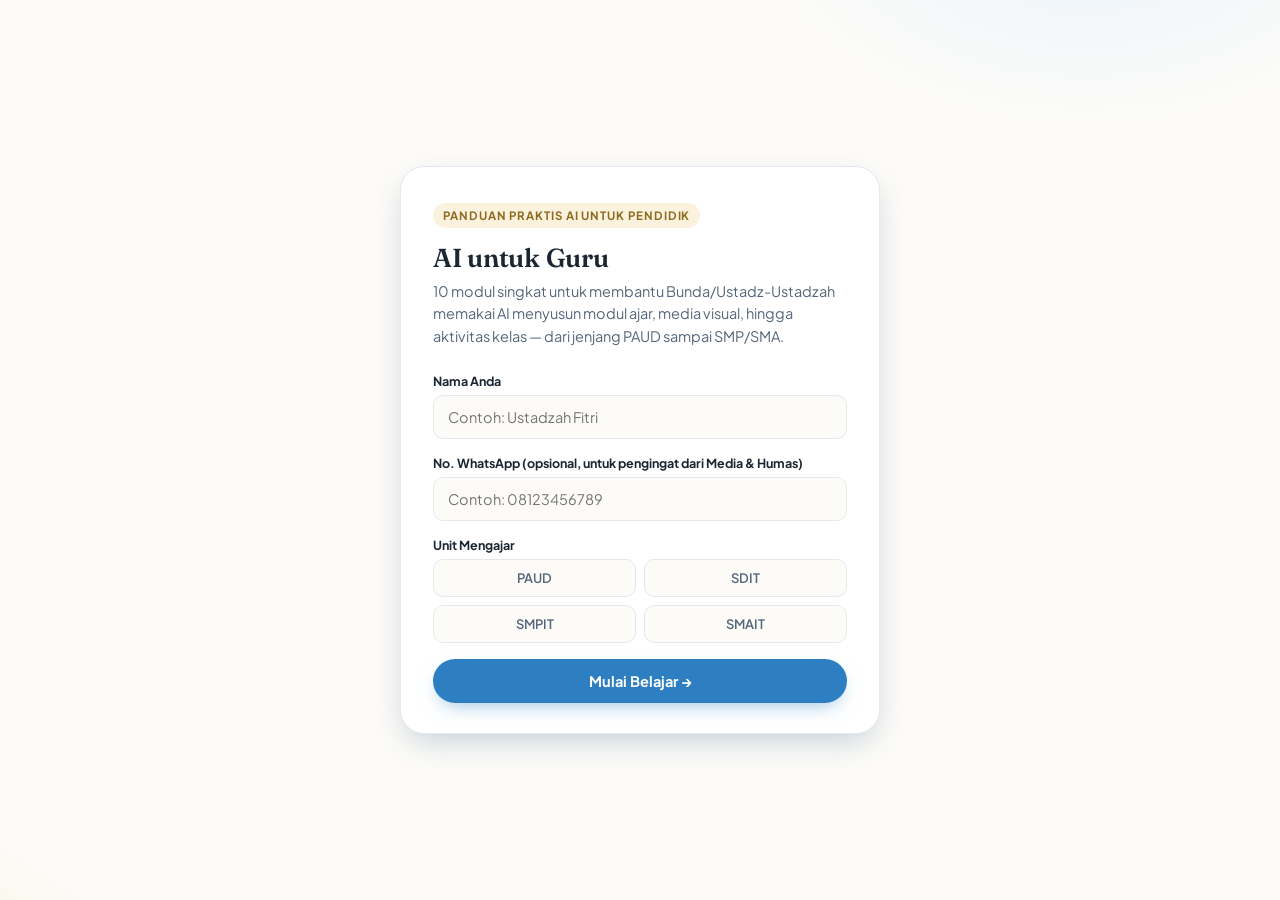
<file: index.html>
<!DOCTYPE html>
<html lang="id">
<head>
<meta charset="UTF-8">
<meta name="viewport" content="width=device-width, initial-scale=1.0">
<title>AI untuk Guru — Yayasan Ar-Rahmah Sulawesi</title>
<meta name="description" content="LMS internal: 10 modul praktis memakai AI untuk menyusun modul ajar, media visual, dan aktivitas kelas, dari jenjang PAUD sampai SMP/SMA.">
<link rel="stylesheet" href="style.css">
</head>
<body>
  <div id="app">
    <div class="empty-state">
      <div class="empty-state__icon">📘</div>
      Memuat…
    </div>
  </div>

  <script src="config.js"></script>
  <script src="modules-data.js"></script>
  <script src="app.js"></script>
</body>
</html>
</file>
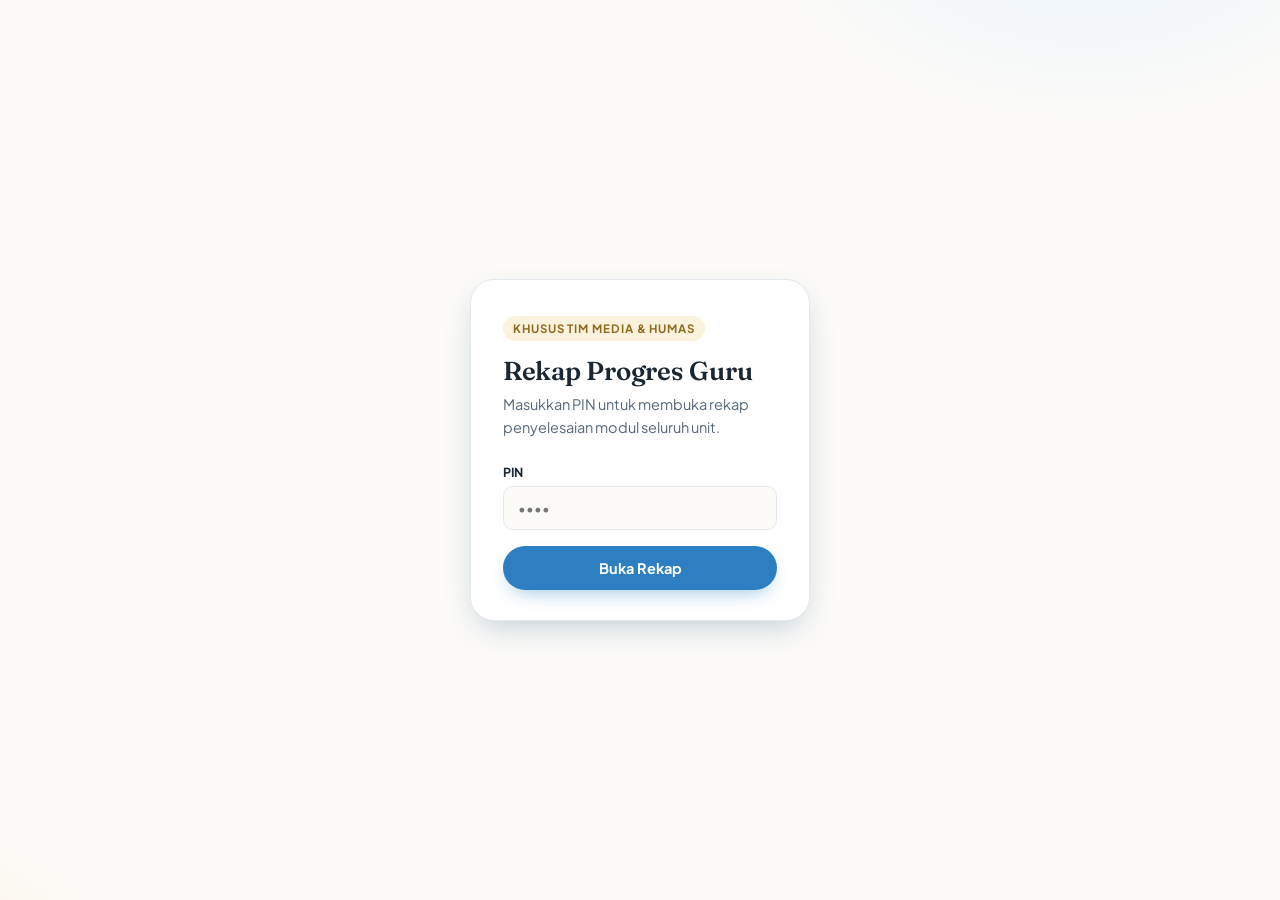
<file: admin.html>
<!DOCTYPE html>
<html lang="id">
<head>
<meta charset="UTF-8">
<meta name="viewport" content="width=device-width, initial-scale=1.0">
<title>Rekap Progres — AI untuk Guru</title>
<link rel="stylesheet" href="style.css">
</head>
<body>
  <div id="admin-app"></div>

  <script src="config.js"></script>
  <script src="modules-data.js"></script>
  <script>
  const UNIT_LABEL = { paud:"PAUD", sdit:"SDIT", smpit:"SMPIT", smait:"SMAIT" };
  const UNITS = Object.keys(UNIT_LABEL);
  const root = document.getElementById("admin-app");

  /* ---------------------------------------------------------
     Helper kecil (sama pola dengan app.js)
     --------------------------------------------------------- */
  function el(tag, attrs = {}, children = []){
    const node = document.createElement(tag);
    Object.entries(attrs).forEach(([k,v]) => {
      if(k === "class") node.className = v;
      else if(k.startsWith("on") && typeof v === "function") node.addEventListener(k.slice(2), v);
      else node.setAttribute(k, v);
    });
    (Array.isArray(children) ? children : [children]).forEach(c => {
      if(c === null || c === undefined) return;
      node.appendChild(typeof c === "string" ? document.createTextNode(c) : c);
    });
    return node;
  }

  function toastMsg(msg){
    let t = document.getElementById("admin-toast");
    if(!t){ t = el("div", { id:"admin-toast", class:"toast" }); document.body.appendChild(t); }
    t.textContent = msg;
    t.classList.add("toast--show");
    clearTimeout(t._timer);
    t._timer = setTimeout(() => t.classList.remove("toast--show"), 2600);
  }

  // Normalisasi nomor Indonesia jadi format wa.me (62xxxxxxxxxx)
  function normalizeWa(num){
    let n = (num || "").toString().replace(/[^\d+]/g, "");
    if(!n) return "";
    if(n.startsWith("+62")) n = n.slice(1);
    else if(n.startsWith("0")) n = "62" + n.slice(1);
    else if(!n.startsWith("62")) n = "62" + n;
    return n;
  }

  function waLink(num, msg){
    const n = normalizeWa(num);
    if(!n) return null;
    return `https://wa.me/${n}?text=${encodeURIComponent(msg)}`;
  }

  /* ---------------------------------------------------------
     STATE
     --------------------------------------------------------- */
  let ALL_ROWS = [];     // raw baris dari Progress sheet
  let GURU_LIST = [];    // agregasi per guru
  const FILTERS = { search: "", unit: "semua", tab: "semua" };

  function aggregate(rows){
    const byKey = {};
    rows.forEach(r => {
      const key = `${(r.nama||"").trim().toLowerCase()}__${(r.unit||"").trim().toLowerCase()}`;
      if(!byKey[key]){
        byKey[key] = { nama:r.nama, unit:r.unit, whatsapp:r.whatsapp || "", modules:{}, lastUpdate:r.timestamp };
      }
      byKey[key].modules[r.moduleId] = r;
      if(r.whatsapp) byKey[key].whatsapp = r.whatsapp;
      if(new Date(r.timestamp) > new Date(byKey[key].lastUpdate)) byKey[key].lastUpdate = r.timestamp;
    });
    return Object.values(byKey).map(g => {
      const completedCount = Object.values(g.modules).filter(m => m.completed).length;
      return { ...g, completedCount, totalModules: MODULES.length };
    });
  }

  function unitStats(unit){
    const list = unit === "semua" ? GURU_LIST : GURU_LIST.filter(g => (g.unit||"").toLowerCase() === unit);
    if(list.length === 0) return { count:0, avgPct:0 };
    const avgPct = Math.round(list.reduce((s,g) => s + (g.completedCount/g.totalModules)*100, 0) / list.length);
    return { count:list.length, avgPct };
  }

  function filteredGuru(){
    return GURU_LIST.filter(g => {
      if(FILTERS.unit !== "semua" && (g.unit||"").toLowerCase() !== FILTERS.unit) return false;
      if(FILTERS.search && !g.nama.toLowerCase().includes(FILTERS.search.toLowerCase())) return false;
      if(FILTERS.tab === "belum" && g.completedCount >= g.totalModules) return false;
      return true;
    }).sort((a,b) => b.completedCount - a.completedCount);
  }

  /* ---------------------------------------------------------
     GATE (PIN)
     --------------------------------------------------------- */
  function renderGate(){
    root.innerHTML = "";
    const box = el("div", { class:"onboard" }, el("div", { class:"onboard__card pin-gate" }, [
      el("span", { class:"onboard__eyebrow" }, "Khusus Tim Media & Humas"),
      el("h1", { class:"onboard__title h-display" }, "Rekap Progres Guru"),
      el("p", { class:"onboard__desc" }, "Masukkan PIN untuk membuka rekap penyelesaian modul seluruh unit."),
      el("div", { class:"field" }, [
        el("label", { for:"pin" }, "PIN"),
        el("input", { type:"text", id:"pin", placeholder:"••••" })
      ]),
      el("button", { class:"btn btn--primary btn--block", onclick: () => {
        const val = document.getElementById("pin").value.trim();
        if(val === CONFIG.ADMIN_PIN){ loadAndRender(); }
        else { toastMsg("PIN salah, coba lagi."); }
      }}, "Buka Rekap")
    ]));
    root.appendChild(box);
  }

  /* ---------------------------------------------------------
     SHELL
     --------------------------------------------------------- */
  function shell(contentNode){
    const wrap = el("div", {});
    wrap.appendChild(el("div", { class:"topbar" }, [
      el("div", { class:"topbar__brand" }, [
        el("div", { class:"topbar__mark" }, "AR"),
        el("div", {}, [
          el("div", { class:"topbar__title h-display" }, "Rekap Progres Guru"),
          el("div", { class:"topbar__sub" }, "Yayasan Ar-Rahmah Sulawesi — Media & Humas")
        ])
      ]),
      el("a", { class:"link-quiet", href:"index.html" }, "← Ke halaman guru")
    ]));
    wrap.appendChild(el("main", {}, el("div", { class:"container" }, contentNode)));
    return wrap;
  }

  /* ---------------------------------------------------------
     LOAD DATA
     --------------------------------------------------------- */
  async function loadAndRender(){
    root.innerHTML = "";
    root.appendChild(shell(el("p", { style:"color:var(--slate); font-size:13.5px;" }, "Memuat data dari Google Sheet...")));

    if(!CONFIG.API_URL){
      root.innerHTML = "";
      root.appendChild(shell([
        el("h1", { class:"h-display", style:"font-size:22px;" }, "Ringkasan Penyelesaian Modul"),
        el("div", { class:"card", style:"margin-top:16px;" }, [
          el("p", {}, "Backend Google Apps Script belum dihubungkan. Rekap lintas-guru memerlukan CONFIG.API_URL diisi di config.js (lihat backend/README.md)."),
          el("p", {}, "Selama itu, setiap guru tetap bisa belajar secara mandiri — progres tersimpan di perangkat masing-masing.")
        ])
      ]));
      return;
    }

    try{
      const res = await fetch(`${CONFIG.API_URL}?action=getAllProgress`);
      const data = await res.json();
      ALL_ROWS = data.rows || [];
      GURU_LIST = aggregate(ALL_ROWS);
      renderDashboard();
    }catch(e){
      root.innerHTML = "";
      root.appendChild(shell(el("div", { class:"admin-empty" },
        "Gagal memuat data. Pastikan URL Web App Google Apps Script sudah benar dan sudah di-deploy dengan akses \"Siapa saja\".")));
    }
  }

  /* ---------------------------------------------------------
     DASHBOARD (KPI + filter + tabel)
     --------------------------------------------------------- */
  function renderDashboard(){
    root.innerHTML = "";
    const container = el("div", {});

    container.appendChild(el("h1", { class:"h-display", style:"font-size:22px; margin-bottom:16px;" }, "Ringkasan Penyelesaian Modul"));

    // ---- KPI cards ----
    const kpiGrid = el("div", { class:"kpi-grid" });
    const total = unitStats("semua");
    kpiGrid.appendChild(el("div", { class:"kpi-card kpi-card--total" }, [
      el("div", { class:"kpi-card__label" }, "SEMUA UNIT"),
      el("div", { class:"kpi-card__value" }, `${total.avgPct}%`),
      el("div", { class:"kpi-card__sub" }, `${total.count} guru terdaftar`)
    ]));
    UNITS.forEach(u => {
      const s = unitStats(u);
      kpiGrid.appendChild(el("div", { class:"kpi-card" }, [
        el("div", { class:"kpi-card__label" }, UNIT_LABEL[u]),
        el("div", { class:"kpi-card__value" }, `${s.avgPct}%`),
        el("div", { class:"kpi-card__sub" }, `${s.count} guru · rata-rata progres`)
      ]));
    });
    container.appendChild(kpiGrid);

    // ---- View tabs ----
    const tabs = el("div", { class:"view-tabs" });
    [["semua","Semua Guru"], ["belum","Belum Selesai"]].forEach(([key,label]) => {
      const t = el("button", {
        class:"view-tab", "aria-selected": FILTERS.tab === key ? "true" : "false",
        onclick: () => { FILTERS.tab = key; renderDashboard(); }
      }, label);
      tabs.appendChild(t);
    });
    container.appendChild(tabs);

    // ---- Controls: search + unit chips ----
    const controls = el("div", { class:"admin-controls" });
    const search = el("input", { class:"search-input", type:"text", placeholder:"Cari nama guru...", value:FILTERS.search });
    search.addEventListener("input", () => { FILTERS.search = search.value; renderList(); });
    controls.appendChild(search);
    const chipRow = el("div", { class:"chip-row" });
    [["semua","Semua Unit"], ...UNITS.map(u => [u, UNIT_LABEL[u]])].forEach(([key,label]) => {
      const chip = el("button", {
        class:"chip", "aria-pressed": FILTERS.unit === key ? "true" : "false",
        onclick: () => { FILTERS.unit = key; renderDashboard(); }
      }, label);
      chipRow.appendChild(chip);
    });
    controls.appendChild(chipRow);
    container.appendChild(controls);

    // ---- Tab: Belum Selesai -> tambahan kotak broadcast WA ----
    const listHost = el("div", { id:"admin-list-host" });
    container.appendChild(listHost);

    root.appendChild(shell(container));
    renderList(); // isi listHost sesuai filter saat ini
  }

  function renderList(){
    const host = document.getElementById("admin-list-host");
    if(!host) return;
    host.innerHTML = "";
    const list = filteredGuru();

    if(FILTERS.tab === "belum"){
      host.appendChild(renderWaBroadcastBox(list));
    }

    if(list.length === 0){
      host.appendChild(el("div", { class:"admin-empty" }, "Tidak ada guru yang cocok dengan filter ini."));
      return;
    }

    const table = el("table", { class:"admin-table" });
    const thead = el("thead", {}, el("tr", {}, [
      el("th", {}, "Nama Guru"), el("th", {}, "Unit"), el("th", {}, "Modul Selesai"),
      el("th", {}, "Progres"), el("th", {}, "Update Terakhir"), el("th", {}, "")
    ]));
    const tbody = el("tbody", {});
    list.forEach(g => {
      const pct = Math.round((g.completedCount / g.totalModules) * 100);
      const cells = [
        el("td", {}, g.nama),
        el("td", {}, UNIT_LABEL[(g.unit||"").toLowerCase()] || g.unit),
        el("td", {}, `${g.completedCount} / ${g.totalModules}`),
        el("td", {}, el("div", { class:"progress-track", style:"width:120px;" }, el("div", { class:"progress-fill", style:`width:${pct}%` }))),
        el("td", {}, g.lastUpdate ? new Date(g.lastUpdate).toLocaleString("id-ID") : "-")
      ];
      const actionCell = el("td", {});
      const actions = el("div", { style:"display:flex; gap:6px;" });
      actions.appendChild(el("button", { class:"row-detail-btn", onclick: () => openDetail(g) }, "Detail"));
      if(FILTERS.tab === "belum"){
        const link = waLink(g.whatsapp, waMessageFor(g));
        if(link){
          actions.appendChild(el("a", { class:"wa-btn", href:link, target:"_blank", rel:"noopener" }, "💬 WA"));
        }
      }
      actionCell.appendChild(actions);
      cells.push(actionCell);
      tbody.appendChild(el("tr", {}, cells));
    });
    table.appendChild(thead);
    table.appendChild(tbody);
    host.appendChild(table);
  }

  function waMessageFor(g){
    const sisa = g.totalModules - g.completedCount;
    return `Assalamu'alaikum ${g.nama}, ini pengingat dari Media & Humas Ar-Rahmah 🙏. Progres pelatihan "AI untuk Guru" Anda saat ini ${g.completedCount}/${g.totalModules} modul. Masih ada ${sisa} modul lagi — yuk diselesaikan di sela waktu luang. Jazakallahu khairan!`;
  }

  function renderWaBroadcastBox(list){
    const withPhone = list.filter(g => normalizeWa(g.whatsapp));
    const box = el("div", { class:"wa-broadcast-box" }, [
      el("p", { style:"margin:0 0 4px; font-size:13.5px; font-weight:700;" }, `${list.length} guru belum menyelesaikan seluruh modul`),
      el("p", { style:"margin:0; font-size:12.5px; color:var(--slate);" }, `${withPhone.length} di antaranya sudah mengisi No. WhatsApp saat onboarding.`)
    ]);
    const actions = el("div", { class:"wa-broadcast-box__actions" });
    actions.appendChild(el("button", { class:"btn btn--ghost", onclick: () => copyBroadcastList(list) }, "📋 Salin Daftar untuk WA"));
    box.appendChild(actions);
    return box;
  }

  function copyBroadcastList(list){
    const lines = list.map((g,i) => `${i+1}. ${g.nama} (${UNIT_LABEL[(g.unit||"").toLowerCase()] || g.unit}) — ${g.completedCount}/${g.totalModules} modul selesai`);
    const text = `Daftar guru yang belum menyelesaikan pelatihan "AI untuk Guru":\n\n${lines.join("\n")}`;
    if(navigator.clipboard && navigator.clipboard.writeText){
      navigator.clipboard.writeText(text).then(() => toastMsg("Daftar disalin ke clipboard.")).catch(() => toastMsg("Gagal menyalin — coba lagi."));
    } else {
      toastMsg("Clipboard tidak didukung di browser ini.");
    }
  }

  /* ---------------------------------------------------------
     DETAIL PER GURU (modal)
     --------------------------------------------------------- */
  function openDetail(g){
    const overlay = el("div", { class:"modal-overlay", onclick: (e) => { if(e.target === overlay) overlay.remove(); } });
    const card = el("div", { class:"modal-card" });
    card.appendChild(el("div", { class:"modal-card__head" }, [
      el("div", {}, [
        el("h2", { class:"modal-card__title h-display" }, g.nama),
        el("p", { class:"modal-card__sub" }, `${UNIT_LABEL[(g.unit||"").toLowerCase()] || g.unit} · ${g.completedCount}/${g.totalModules} modul selesai${g.whatsapp ? " · " + g.whatsapp : ""}`)
      ]),
      el("button", { class:"modal-close", onclick: () => overlay.remove() }, "✕")
    ]));

    MODULES.forEach(m => {
      const r = g.modules[m.id];
      const row = el("div", { class:"detail-mod-row" });
      row.appendChild(el("div", { class:"detail-mod-row__top" }, [
        el("span", { class:"detail-mod-row__title" }, `${String(m.id).padStart(2,"0")}. ${m.title}`),
        el("span", { class:"detail-mod-row__score" }, r ? (r.completed ? `✅ ${r.score}%` : `${r.score || 0}%`) : "Belum mulai")
      ]));
      if(r){
        const checkedCount = (r.selfCheck || []).filter(Boolean).length;
        row.appendChild(el("div", { class:"detail-mod-row__meta" },
          `Self-check: ${checkedCount}/${m.selfCheck.length} · Update: ${r.timestamp ? new Date(r.timestamp).toLocaleString("id-ID") : "-"}`));
        if(r.practice){
          row.appendChild(el("div", { class:"detail-mod-row__practice" }, r.practice));
        }
      }
      card.appendChild(row);
    });

    overlay.appendChild(card);
    document.body.appendChild(overlay);
  }

  renderGate();
  </script>
</body>
</html>
</file>
<file: style.css>
/* ==========================================================
   AR-RAHMAH • LMS AI UNTUK GURU
   Design tokens: sky blue (primer) · putih (dominan) · emas (aksen)
   Tidak memakai hijau/teal, sesuai identitas Yayasan Ar-Rahmah.
   ========================================================== */

@import url('https://fonts.googleapis.com/css2?family=Fraunces:opsz,wght@9..144,500;9..144,600;9..144,700&family=Plus+Jakarta+Sans:wght@400;500;600;700;800&display=swap');

:root{
  /* --- Brand core --- */
  --sky:        #2E7FC1;
  --sky-dark:   #1B4E7A;
  --sky-tint:   #EAF3FC;
  --sky-tint-2: #D7E9F9;

  --gold:       #C6952E;
  --gold-dark:  #8F6A1E;
  --gold-tint:  #FBF2DD;

  --white:      #FFFFFF;
  --cream:      #FCFBF8;

  --ink:        #1A2733;
  --slate:      #55677A;
  --slate-soft: #8494A3;
  --line:       #E4E9EE;

  --navy-tint:  #EEF3F8;

  /* --- Semantic --- */
  --ok:         #2E7FC1; /* keeping palette closed: success reuses sky */
  --danger:     #B23A3A;

  /* --- Type --- */
  --f-display: 'Fraunces', Georgia, serif;
  --f-body:    'Plus Jakarta Sans', system-ui, -apple-system, sans-serif;

  /* --- Radius / shadow --- */
  --r-sm: 10px;
  --r-md: 16px;
  --r-lg: 24px;
  --shadow-card: 0 1px 2px rgba(26,39,51,.04), 0 8px 24px -12px rgba(27,78,122,.18);
  --shadow-pop:  0 12px 32px -8px rgba(27,78,122,.28);
}

*,*::before,*::after{ box-sizing:border-box; }
html{ scroll-behavior:smooth; }
body{
  margin:0;
  font-family: var(--f-body);
  color: var(--ink);
  background: var(--cream);
  -webkit-font-smoothing: antialiased;
}
img{ max-width:100%; display:block; }
button{ font-family: inherit; cursor:pointer; }
a{ color: var(--sky-dark); }

.h-display{ font-family: var(--f-display); font-weight:600; letter-spacing:-.01em; }

/* Respect reduced motion */
@media (prefers-reduced-motion: reduce){
  *{ animation-duration:.001ms !important; transition-duration:.001ms !important; scroll-behavior:auto !important; }
}

/* ==========================================================
   APP SHELL
   ========================================================== */
#app{ min-height:100vh; display:flex; flex-direction:column; }

.topbar{
  position:sticky; top:0; z-index:40;
  background: var(--white);
  border-bottom:1px solid var(--line);
  display:flex; align-items:center; justify-content:space-between;
  padding: 14px 20px;
}
.topbar__brand{ display:flex; align-items:center; gap:10px; }
.topbar__mark{
  width:34px; height:34px; border-radius:10px;
  background: linear-gradient(155deg, var(--sky) 0%, var(--sky-dark) 100%);
  display:flex; align-items:center; justify-content:center;
  color:#fff; font-family:var(--f-display); font-weight:700; font-size:15px;
  box-shadow: var(--shadow-card);
}
.topbar__title{ font-family:var(--f-display); font-weight:600; font-size:16px; line-height:1.15; }
.topbar__sub{ font-size:11.5px; color:var(--slate); }
.topbar__user{ display:flex; align-items:center; gap:10px; font-size:13px; color:var(--slate); }
.topbar__user b{ color:var(--ink); }
.link-quiet{ background:none; border:none; color:var(--slate); font-size:12.5px; text-decoration:underline; padding:0; }

main{ flex:1; width:100%; }

.container{ max-width:920px; margin:0 auto; padding:28px 20px 80px; }
.container--narrow{ max-width:640px; }

/* ==========================================================
   ONBOARDING
   ========================================================== */
.onboard{
  min-height:100vh; display:flex; align-items:center; justify-content:center;
  padding:24px;
  background:
    radial-gradient(560px 360px at 85% -10%, var(--sky-tint) 0%, transparent 60%),
    radial-gradient(480px 320px at -10% 110%, var(--gold-tint) 0%, transparent 55%),
    var(--cream);
}
.onboard__card{
  width:100%; max-width:480px;
  background:var(--white);
  border-radius: var(--r-lg);
  border:1px solid var(--line);
  box-shadow: var(--shadow-pop);
  padding:36px 32px 30px;
}
.onboard__eyebrow{
  display:inline-flex; align-items:center; gap:6px;
  font-size:11.5px; font-weight:700; letter-spacing:.08em; text-transform:uppercase;
  color: var(--gold-dark); background:var(--gold-tint);
  padding:5px 10px; border-radius:100px; margin-bottom:14px;
}
.onboard__title{ font-size:26px; margin:0 0 6px; }
.onboard__desc{ color:var(--slate); font-size:14.5px; line-height:1.55; margin:0 0 26px; }

.field{ margin-bottom:16px; }
.field label{ display:block; font-size:12.5px; font-weight:700; color:var(--ink); margin-bottom:6px; }
.field input[type=text]{
  width:100%; padding:12px 14px; border-radius: var(--r-sm);
  border:1.5px solid var(--line); font-size:14.5px; font-family:inherit;
  background:var(--cream); color:var(--ink);
}
.field input:focus{ outline:2px solid var(--sky); outline-offset:1px; border-color:var(--sky); background:#fff; }

.unit-grid{ display:grid; grid-template-columns:1fr 1fr; gap:8px; }
.unit-opt{
  border:1.5px solid var(--line); background:var(--cream); border-radius: var(--r-sm);
  padding:10px 8px; text-align:center; font-size:13px; font-weight:600; color:var(--slate);
}
.unit-opt[aria-pressed="true"]{
  border-color: var(--sky); background: var(--sky-tint); color: var(--sky-dark);
}
.unit-opt:focus-visible{ outline:2px solid var(--sky); outline-offset:2px; }

.btn{
  display:inline-flex; align-items:center; justify-content:center; gap:8px;
  border:none; border-radius: 100px; font-weight:700; font-size:14.5px;
  padding:13px 22px; transition: transform .12s ease, box-shadow .12s ease;
}
.btn:focus-visible{ outline:2px solid var(--sky-dark); outline-offset:2px; }
.btn--primary{ background: var(--sky); color:#fff; box-shadow: 0 8px 20px -8px rgba(46,127,193,.55); }
.btn--primary:hover{ transform: translateY(-1px); background: var(--sky-dark); }
.btn--gold{ background: var(--gold); color:#fff; box-shadow: 0 8px 20px -8px rgba(198,149,46,.55); }
.btn--gold:hover{ background: var(--gold-dark); }
.btn--ghost{ background: transparent; color: var(--sky-dark); border:1.5px solid var(--line); }
.btn--ghost:hover{ border-color: var(--sky); background: var(--sky-tint); }
.btn--block{ width:100%; }
.btn[disabled]{ opacity:.45; pointer-events:none; }

/* ==========================================================
   DASHBOARD
   ========================================================== */
.dash-head{ display:flex; align-items:flex-end; justify-content:space-between; gap:16px; flex-wrap:wrap; margin-bottom:22px; }
.dash-head h1{ font-size:24px; margin:0 0 4px; }
.dash-head p{ margin:0; color:var(--slate); font-size:14px; }

.progress-card{
  background:var(--white); border:1px solid var(--line); border-radius: var(--r-md);
  padding:20px 22px; margin-bottom:26px; box-shadow: var(--shadow-card);
}
.progress-card__top{ display:flex; justify-content:space-between; align-items:baseline; margin-bottom:10px; }
.progress-card__label{ font-size:13px; font-weight:700; color:var(--slate); }
.progress-card__count{ font-family:var(--f-display); font-size:20px; color:var(--sky-dark); }
.progress-track{ height:10px; background: var(--navy-tint); border-radius:100px; overflow:hidden; }
.progress-fill{ height:100%; background: linear-gradient(90deg, var(--sky) 0%, var(--gold) 100%); border-radius:100px; transition: width .4s ease; }

.module-grid{ display:grid; grid-template-columns:repeat(auto-fill, minmax(260px,1fr)); gap:14px; }
.module-card{
  text-align:left; background:var(--white); border:1px solid var(--line); border-radius: var(--r-md);
  padding:18px; display:flex; flex-direction:column; gap:10px; box-shadow: var(--shadow-card);
  transition: transform .12s ease, border-color .12s ease;
}
.module-card:hover{ transform: translateY(-2px); border-color: var(--sky-tint-2); }
.module-card:focus-visible{ outline:2px solid var(--sky); outline-offset:2px; }
.module-card__top{ display:flex; align-items:center; justify-content:space-between; }
.module-card__num{ font-family:var(--f-display); font-size:12.5px; color:var(--slate-soft); font-weight:600; }
.module-card__icon{ font-size:22px; }
.module-card__title{ font-size:15.5px; font-weight:700; margin:0; line-height:1.3; }
.module-card__sub{ font-size:12.5px; color:var(--slate); margin:0; line-height:1.4; }
.module-card__status{
  margin-top:auto; display:flex; align-items:center; gap:6px; font-size:12px; font-weight:700;
  padding-top:10px; border-top:1px dashed var(--line);
}
.status-dot{ width:8px; height:8px; border-radius:50%; background: var(--slate-soft); }
.status-dot--done{ background: var(--gold); }
.status-dot--wip{ background: var(--sky); }
.badge-star{ font-size:14px; }

/* ==========================================================
   MODULE VIEW
   ========================================================== */
.module-header{ margin-bottom:22px; }
.crumb{ background:none; border:none; color:var(--slate); font-size:13px; padding:0; margin-bottom:14px; display:inline-flex; gap:6px; align-items:center; }
.crumb:hover{ color: var(--sky-dark); }
.module-header__eyebrow{ font-size:12.5px; font-weight:700; color:var(--sky-dark); text-transform:uppercase; letter-spacing:.06em; }
.module-header h1{ font-size:26px; margin:6px 0 6px; }
.module-header p{ margin:0; color:var(--slate); font-size:14.5px; }

.section{ margin-bottom:30px; }
.section__label{
  font-size:11.5px; font-weight:800; letter-spacing:.08em; text-transform:uppercase;
  color: var(--gold-dark); margin-bottom:10px; display:flex; align-items:center; gap:8px;
}
.section__label::after{ content:""; flex:1; height:1px; background: var(--line); }
.card{ background:var(--white); border:1px solid var(--line); border-radius: var(--r-md); padding:18px 20px; box-shadow: var(--shadow-card); }
.card p:last-child{ margin-bottom:0; }

/* --- Signature element: Prompt anatomy chips --- */
.formula-strip{ display:grid; grid-template-columns:repeat(4,1fr); gap:8px; margin-bottom:16px; }
.formula-chip{ border-radius: var(--r-sm); padding:9px 10px; text-align:center; }
.formula-chip__label{ font-size:10.5px; font-weight:800; letter-spacing:.04em; }
.formula-chip__sub{ font-size:9.5px; opacity:.8; margin-top:2px; }
.formula-chip--0{ background: var(--sky-tint); color: var(--sky-dark); border:1px solid var(--sky-tint-2); }
.formula-chip--1{ background: var(--gold-tint); color: var(--gold-dark); border:1px solid #F0DFB2; }
.formula-chip--2{ background: var(--navy-tint); color: var(--sky-dark); border:1px solid var(--line); }
.formula-chip--3{ background: var(--white); color: var(--gold-dark); border:1.5px dashed var(--gold); }

.prompt-anatomy{ border-radius: var(--r-md); overflow:hidden; border:1px solid var(--line); }
.prompt-seg{ padding:13px 16px; font-size:14px; line-height:1.55; border-bottom:1px solid rgba(255,255,255,.6); }
.prompt-seg:last-child{ border-bottom:none; }
.prompt-seg__tag{ display:block; font-size:10px; font-weight:800; letter-spacing:.06em; text-transform:uppercase; margin-bottom:3px; opacity:.75; }
.prompt-seg--0{ background: var(--sky-tint); color:var(--sky-dark); }
.prompt-seg--1{ background: var(--gold-tint); color:var(--gold-dark); }
.prompt-seg--2{ background: var(--navy-tint); color:var(--sky-dark); }
.prompt-seg--3{ background: var(--cream); color:var(--gold-dark); border-top:1px dashed var(--gold); }
.prompt-note{ font-size:12.5px; color:var(--slate); margin-top:10px; padding-left:2px; }
.prompt-note b{ color:var(--ink); }

.tabs{ display:flex; gap:6px; margin-bottom:14px; flex-wrap:wrap; }
.tab-btn{
  border:1.5px solid var(--line); background:var(--white); color:var(--slate);
  padding:8px 16px; border-radius:100px; font-size:13px; font-weight:700;
}
.tab-btn[aria-selected="true"]{ background: var(--sky); border-color:var(--sky); color:#fff; }
.tab-btn:focus-visible{ outline:2px solid var(--sky-dark); outline-offset:2px; }

.tip-box{
  display:flex; gap:12px; background: var(--gold-tint); border:1px solid #F0DFB2;
  border-radius: var(--r-md); padding:15px 18px; font-size:13.5px; color:var(--gold-dark); line-height:1.55;
}
.tip-box__icon{ font-size:18px; flex-shrink:0; }
.tip-box b{ color: #6E5013; }

.check-list{ list-style:none; margin:0; padding:0; display:flex; flex-direction:column; gap:10px; }
.check-item{ display:flex; align-items:flex-start; gap:10px; font-size:14px; line-height:1.5; cursor:pointer; }
.check-item input{ margin-top:3px; width:17px; height:17px; accent-color: var(--sky); flex-shrink:0; }

textarea.practice-area{
  width:100%; min-height:110px; border-radius: var(--r-sm); border:1.5px solid var(--line);
  padding:12px 14px; font-family:inherit; font-size:14px; resize:vertical; background:var(--cream);
}
textarea.practice-area:focus{ outline:2px solid var(--sky); outline-offset:1px; border-color:var(--sky); background:#fff; }

/* --- Quiz --- */
.quiz-item{ margin-bottom:20px; }
.quiz-item:last-child{ margin-bottom:0; }
.quiz-item__q{ font-size:14.5px; font-weight:700; margin:0 0 10px; }
.quiz-opt{
  display:flex; align-items:center; gap:10px; width:100%; text-align:left;
  border:1.5px solid var(--line); background:var(--white); border-radius: var(--r-sm);
  padding:11px 14px; font-size:13.5px; margin-bottom:8px; color:var(--ink);
}
.quiz-opt:hover{ border-color: var(--sky-tint-2); background:var(--sky-tint); }
.quiz-opt__letter{
  width:22px; height:22px; border-radius:50%; background:var(--navy-tint); color:var(--slate);
  display:flex; align-items:center; justify-content:center; font-size:11.5px; font-weight:800; flex-shrink:0;
}
.quiz-opt[data-state="correct"]{ border-color: var(--sky); background: var(--sky-tint); }
.quiz-opt[data-state="correct"] .quiz-opt__letter{ background:var(--sky); color:#fff; }
.quiz-opt[data-state="wrong"]{ border-color: var(--danger); background:#FBEAEA; }
.quiz-opt[data-state="wrong"] .quiz-opt__letter{ background:var(--danger); color:#fff; }
.quiz-opt[disabled]{ pointer-events:none; }

.quiz-result{
  border-radius: var(--r-md); padding:18px 20px; margin-top:6px; font-size:14px;
  display:flex; align-items:center; gap:14px;
}
.quiz-result--pass{ background: var(--sky-tint); color: var(--sky-dark); border:1px solid var(--sky-tint-2); }
.quiz-result--fail{ background:#FBEAEA; color:#7A2727; border:1px solid #F3CACA; }
.quiz-result__score{ font-family:var(--f-display); font-size:26px; font-weight:700; }

.module-nav{ display:flex; justify-content:space-between; gap:10px; margin-top:36px; }

/* ==========================================================
   COMPLETION / CERTIFICATE
   ========================================================== */
.cert{
  background: linear-gradient(160deg, var(--sky-dark) 0%, var(--sky) 100%);
  border-radius: var(--r-lg); padding:44px 36px; color:#fff; text-align:center; position:relative; overflow:hidden;
}
.cert::before{
  content:""; position:absolute; inset:0;
  background: radial-gradient(300px 200px at 90% 0%, rgba(198,149,46,.35), transparent 60%);
}
.cert__medal{ font-size:44px; margin-bottom:12px; }
.cert__eyebrow{ font-size:12px; letter-spacing:.12em; text-transform:uppercase; color: #F0D98C; font-weight:700; }
.cert__title{ font-size:26px; margin:10px 0 6px; position:relative; }
.cert__name{ font-family:var(--f-display); font-size:22px; color:#F0D98C; margin:4px 0 14px; position:relative; }
.cert__desc{ font-size:13.5px; opacity:.9; max-width:440px; margin:0 auto; line-height:1.6; position:relative; }

/* ==========================================================
   ADMIN / REKAP
   ========================================================== */
.admin-table{ width:100%; border-collapse:collapse; background:var(--white); border-radius: var(--r-md); overflow:hidden; box-shadow: var(--shadow-card); }
.admin-table th, .admin-table td{ padding:12px 14px; text-align:left; font-size:13px; border-bottom:1px solid var(--line); }
.admin-table th{ background: var(--navy-tint); color:var(--sky-dark); font-weight:800; font-size:11.5px; text-transform:uppercase; letter-spacing:.04em; }
.admin-table tr:last-child td{ border-bottom:none; }
.admin-empty{ text-align:center; padding:40px 20px; color:var(--slate); font-size:14px; }
.pin-gate{ max-width:340px; margin: 90px auto; }

/* --- Admin: KPI cards --- */
.kpi-grid{ display:grid; grid-template-columns:repeat(auto-fit, minmax(160px,1fr)); gap:12px; margin-bottom:24px; }
.kpi-card{ background:var(--white); border:1px solid var(--line); border-radius: var(--r-md); padding:16px 18px; box-shadow: var(--shadow-card); }
.kpi-card--total{ background: linear-gradient(155deg, var(--sky-dark) 0%, var(--sky) 100%); border:none; color:#fff; }
.kpi-card__label{ font-size:11px; font-weight:800; letter-spacing:.05em; text-transform:uppercase; color:var(--slate); margin-bottom:8px; }
.kpi-card--total .kpi-card__label{ color:rgba(255,255,255,.75); }
.kpi-card__value{ font-family:var(--f-display); font-size:26px; font-weight:700; line-height:1; margin-bottom:6px; }
.kpi-card__sub{ font-size:12px; color:var(--slate); }
.kpi-card--total .kpi-card__sub{ color:rgba(255,255,255,.8); }

/* --- Admin: controls bar --- */
.admin-controls{ display:flex; gap:10px; flex-wrap:wrap; align-items:center; margin-bottom:18px; }
.search-input{
  flex:1; min-width:180px; padding:10px 14px; border-radius:100px; border:1.5px solid var(--line);
  font-size:13.5px; font-family:inherit; background:var(--white);
}
.search-input:focus{ outline:2px solid var(--sky); outline-offset:1px; border-color:var(--sky); }
.chip-row{ display:flex; gap:6px; flex-wrap:wrap; }
.chip{ border:1.5px solid var(--line); background:var(--white); color:var(--slate); padding:7px 14px; border-radius:100px; font-size:12.5px; font-weight:700; }
.chip[aria-pressed="true"]{ background: var(--sky); border-color:var(--sky); color:#fff; }

.view-tabs{ display:flex; gap:4px; background:var(--navy-tint); border-radius:100px; padding:4px; margin-bottom:18px; width:fit-content; }
.view-tab{ border:none; background:transparent; color:var(--slate); padding:8px 18px; border-radius:100px; font-size:13px; font-weight:700; }
.view-tab[aria-selected="true"]{ background:var(--white); color:var(--sky-dark); box-shadow: var(--shadow-card); }

.row-detail-btn{ border:1.5px solid var(--line); background:var(--white); color:var(--sky-dark); padding:6px 12px; border-radius:100px; font-size:12px; font-weight:700; }
.row-detail-btn:hover{ background:var(--sky-tint); }

.wa-btn{
  display:inline-flex; align-items:center; gap:6px; border:none; background:var(--sky); color:#fff;
  padding:7px 14px; border-radius:100px; font-size:12.5px; font-weight:700; text-decoration:none;
}
.wa-btn:hover{ background:var(--sky-dark); }
.wa-btn[disabled], .wa-btn--disabled{ background:var(--navy-tint); color:var(--slate-soft); pointer-events:none; }

/* --- Admin: detail modal --- */
.modal-overlay{
  position:fixed; inset:0; background:rgba(26,39,51,.5); z-index:200;
  display:flex; align-items:flex-start; justify-content:center; padding:40px 16px; overflow-y:auto;
}
.modal-card{
  background:var(--white); border-radius: var(--r-lg); max-width:640px; width:100%;
  box-shadow: var(--shadow-pop); padding:26px 26px 22px;
}
.modal-card__head{ display:flex; justify-content:space-between; align-items:flex-start; margin-bottom:16px; }
.modal-card__title{ font-size:19px; margin:0 0 4px; }
.modal-card__sub{ font-size:13px; color:var(--slate); margin:0; }
.modal-close{ border:none; background:var(--navy-tint); color:var(--slate); width:30px; height:30px; border-radius:50%; font-size:16px; flex-shrink:0; }
.modal-close:hover{ background:var(--sky-tint); color:var(--sky-dark); }

.detail-mod-row{ border:1px solid var(--line); border-radius: var(--r-sm); padding:12px 14px; margin-bottom:10px; }
.detail-mod-row__top{ display:flex; justify-content:space-between; align-items:center; margin-bottom:6px; }
.detail-mod-row__title{ font-size:13.5px; font-weight:700; }
.detail-mod-row__score{ font-size:12px; font-weight:800; color:var(--sky-dark); }
.detail-mod-row__meta{ font-size:12px; color:var(--slate); margin-bottom:4px; }
.detail-mod-row__practice{ font-size:12.5px; color:var(--ink); background:var(--cream); border-radius:8px; padding:8px 10px; margin-top:6px; white-space:pre-wrap; }

.wa-broadcast-box{ background:var(--white); border:1px solid var(--line); border-radius: var(--r-md); padding:16px 18px; margin-bottom:16px; box-shadow: var(--shadow-card); }
.wa-broadcast-box__actions{ display:flex; gap:8px; margin-top:10px; }

/* --- Toast --- */
.toast{
  position:fixed; bottom:22px; left:50%; transform:translateX(-50%) translateY(8px);
  background: var(--ink); color:#fff; padding:11px 20px; border-radius:100px; font-size:13px;
  opacity:0; pointer-events:none; transition: opacity .25s ease, transform .25s ease; z-index:100;
  box-shadow: var(--shadow-pop);
}
.toast--show{ opacity:1; transform:translateX(-50%) translateY(0); }

/* --- Skeleton empty state --- */
.empty-state{ text-align:center; padding:60px 20px; color:var(--slate); }
.empty-state__icon{ font-size:34px; margin-bottom:10px; }

/* --- Responsive --- */
@media (max-width: 560px){
  .container{ padding:20px 14px 70px; }
  .onboard__card{ padding:28px 22px 24px; }
  .formula-strip{ grid-template-columns:repeat(2,1fr); }
  .module-grid{ grid-template-columns:1fr; }
  .module-nav{ flex-wrap:wrap; }
  .module-nav .btn{ flex:1; }
  .cert{ padding:32px 20px; }
}

@media print{
  .topbar, .module-nav, .btn, .tabs{ display:none !important; }
  body{ background:#fff; }
  .cert{ color:#000; background:#fff; border:2px solid var(--gold); }
  .cert::before{ display:none; }
  .cert__eyebrow, .cert__name{ color: var(--gold-dark); }
}
</file>
